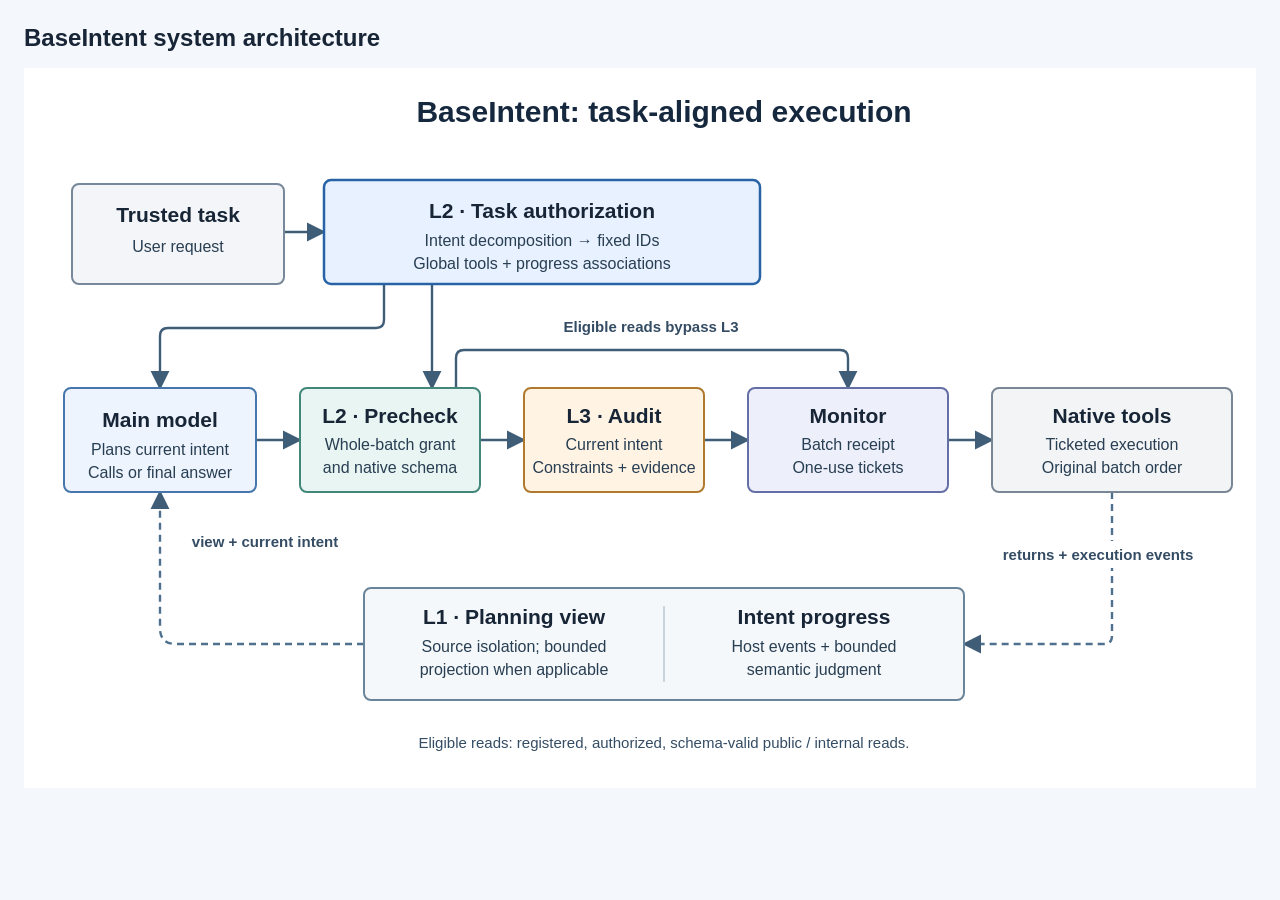
<file: docs/figures/system-architecture.html>
<!doctype html>
<html lang="en">
<head>
<meta charset="utf-8">
<meta name="viewport" content="width=device-width, initial-scale=1">
<title>BaseIntent system architecture</title>
<style>
  * { box-sizing: border-box; }
  body { margin: 0; background: #f4f7fb; color: #172536; font-family: Arial, Helvetica, sans-serif; }
  main { max-width: 1360px; margin: 0 auto; padding: 24px; }
  h1 { margin: 0 0 16px; font-size: 24px; font-weight: 600; }
  .diagram-container { width: 100%; overflow-x: auto; }
  svg { width: 100%; min-width: 1280px; display: block; }
  .heading { font: 700 30px Arial, Helvetica, sans-serif; fill: #16283e; }
  .node-title { font: 700 21px Arial, Helvetica, sans-serif; fill: #172536; }
  .node-sub { font: 16px Arial, Helvetica, sans-serif; fill: #283e52; }
  .label { font: 600 15px Arial, Helvetica, sans-serif; fill: #344c64; }
  .small { font: 15px Arial, Helvetica, sans-serif; fill: #344c64; }
  .flow { fill: none; stroke: #405d78; stroke-width: 2.4; marker-end: url(#system-architecture-arrow); }
  .return { fill: none; stroke: #50718d; stroke-width: 2.4; stroke-dasharray: 7 5; marker-end: url(#system-architecture-arrow); }
  @media print { main { padding: 0; } .diagram-container { overflow-x: visible; } svg { min-width: 0; } }
</style>
</head>
<body>
<main>
<h1>BaseIntent system architecture</h1>
<div class="diagram-container">
<svg xmlns="http://www.w3.org/2000/svg" viewBox="0 0 1280 720" role="img" aria-labelledby="system-architecture-title system-architecture-desc">
<title id="system-architecture-title">BaseIntent system architecture</title>
<desc id="system-architecture-desc">The trusted task is decomposed and authorized before agent planning, batch validation, action audit and monitored tool execution, with a fixed read exemption and feedback through isolated views and intent progress.</desc>
<defs><marker id="system-architecture-arrow" viewBox="0 0 10 10" refX="9" refY="5" markerWidth="8" markerHeight="8" orient="auto-start-reverse"><path d="M 0 0 L 10 5 L 0 10 z" fill="#405d78"/></marker></defs>
<rect width="1280" height="720" fill="#ffffff"/>
<text class="heading" x="640" y="54" text-anchor="middle">BaseIntent: task-aligned execution</text>
<!-- Connectors precede nodes. -->
<path class="flow" d="M 260 164 H 300"/>
<path class="flow" d="M 360 216 V 252 Q 360 260 352 260 H 144 Q 136 260 136 268 V 320"/>
<path class="flow" d="M 408 216 V 320"/>
<path class="flow" d="M 232 372 H 276"/>
<path class="flow" d="M 456 372 H 500"/>
<path class="flow" d="M 680 372 H 724"/>
<path class="flow" d="M 924 372 H 968"/>
<!-- Exempt reads still join the monitor. -->
<path class="flow" d="M 432 320 V 290 Q 432 282 440 282 H 816 Q 824 282 824 290 V 320"/>
<!-- Tool returns and host events feed L1 / progress; the resulting view and current intent guide planning. -->
<path class="return" d="M 1088 424 V 568 Q 1088 576 1080 576 H 940"/>
<path class="return" d="M 340 576 H 152 Q 136 576 136 560 V 424"/>
<!-- Opaque label backgrounds keep labels clear of lines. -->
<rect x="504" y="244" width="246" height="28" fill="#ffffff"/>
<text class="label" x="627" y="264" text-anchor="middle">Eligible reads bypass L3</text>
<rect x="945" y="473" width="258" height="27" fill="#ffffff"/>
<text class="label" x="1074" y="492" text-anchor="middle">returns + execution events</text>
<rect x="152" y="460" width="178" height="27" fill="#ffffff"/>
<text class="label" x="241" y="479" text-anchor="middle">view + current intent</text>
<!-- Task and task-time authorization. -->
<rect x="48" y="116" width="212" height="100" rx="7" fill="#f3f5f8" stroke="#77889a" stroke-width="2"/>
<text class="node-title" x="154" y="154" text-anchor="middle">Trusted task</text>
<text class="node-sub" x="154" y="184" text-anchor="middle">User request</text>
<rect x="300" y="112" width="436" height="104" rx="7" fill="#e8f1ff" stroke="#2863a6" stroke-width="2.5"/>
<text class="node-title" x="518" y="150" text-anchor="middle">L2 · Task authorization</text>
<text class="node-sub" x="518" y="178" text-anchor="middle">Intent decomposition → fixed IDs</text>
<text class="node-sub" x="518" y="201" text-anchor="middle">Global tools + progress associations</text>
<!-- Main execution path. -->
<rect x="40" y="320" width="192" height="104" rx="7" fill="#edf4fd" stroke="#4776ac" stroke-width="2"/>
<text class="node-title" x="136" y="359" text-anchor="middle">Main model</text>
<text class="node-sub" x="136" y="387" text-anchor="middle">Plans current intent</text>
<text class="node-sub" x="136" y="410" text-anchor="middle">Calls or final answer</text>
<rect x="276" y="320" width="180" height="104" rx="7" fill="#e9f5f2" stroke="#43877a" stroke-width="2"/>
<text class="node-title" x="366" y="355" text-anchor="middle">L2 · Precheck</text>
<text class="node-sub" x="366" y="382" text-anchor="middle">Whole-batch grant</text>
<text class="node-sub" x="366" y="405" text-anchor="middle">and native schema</text>
<rect x="500" y="320" width="180" height="104" rx="7" fill="#fff3e4" stroke="#af792e" stroke-width="2"/>
<text class="node-title" x="590" y="355" text-anchor="middle">L3 · Audit</text>
<text class="node-sub" x="590" y="382" text-anchor="middle">Current intent</text>
<text class="node-sub" x="590" y="405" text-anchor="middle">Constraints + evidence</text>
<rect x="724" y="320" width="200" height="104" rx="7" fill="#edf0fb" stroke="#646fa6" stroke-width="2"/>
<text class="node-title" x="824" y="355" text-anchor="middle">Monitor</text>
<text class="node-sub" x="824" y="382" text-anchor="middle">Batch receipt</text>
<text class="node-sub" x="824" y="405" text-anchor="middle">One-use tickets</text>
<rect x="968" y="320" width="240" height="104" rx="7" fill="#f2f4f6" stroke="#788695" stroke-width="2"/>
<text class="node-title" x="1088" y="355" text-anchor="middle">Native tools</text>
<text class="node-sub" x="1088" y="382" text-anchor="middle">Ticketed execution</text>
<text class="node-sub" x="1088" y="405" text-anchor="middle">Original batch order</text>
<!-- A single feedback grouping preserves two distinct functions. -->
<rect x="340" y="520" width="600" height="112" rx="7" fill="#f4f8fb" stroke="#68859b" stroke-width="2"/>
<line x1="640" y1="538" x2="640" y2="614" stroke="#b9c9d5" stroke-width="1.5"/>
<text class="node-title" x="490" y="556" text-anchor="middle">L1 · Planning view</text>
<text class="node-sub" x="490" y="584" text-anchor="middle">Source isolation; bounded</text>
<text class="node-sub" x="490" y="607" text-anchor="middle">projection when applicable</text>
<text class="node-title" x="790" y="556" text-anchor="middle">Intent progress</text>
<text class="node-sub" x="790" y="584" text-anchor="middle">Host events + bounded</text>
<text class="node-sub" x="790" y="607" text-anchor="middle">semantic judgment</text>
<text class="small" x="640" y="680" text-anchor="middle">Eligible reads: registered, authorized, schema-valid public / internal reads.</text>
</svg>
</div>
</main>
</body>
</html>
</file>
